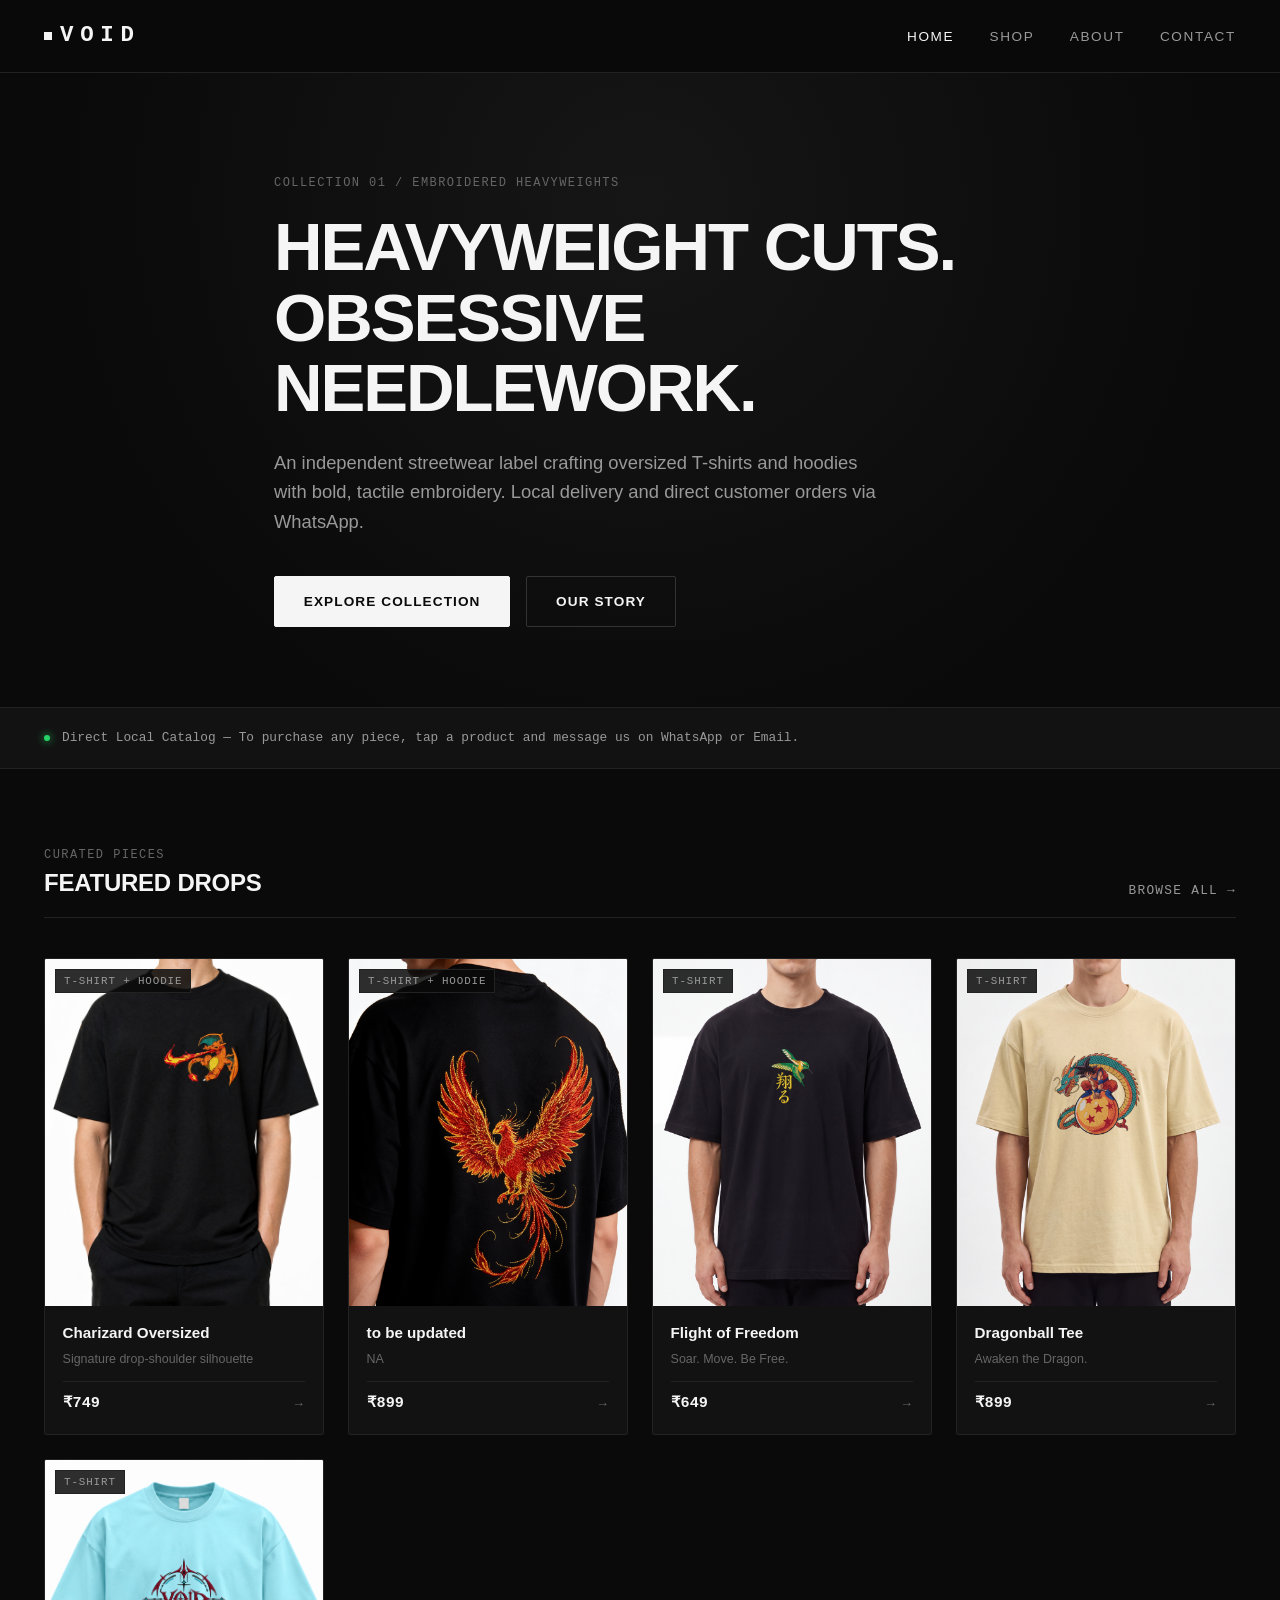
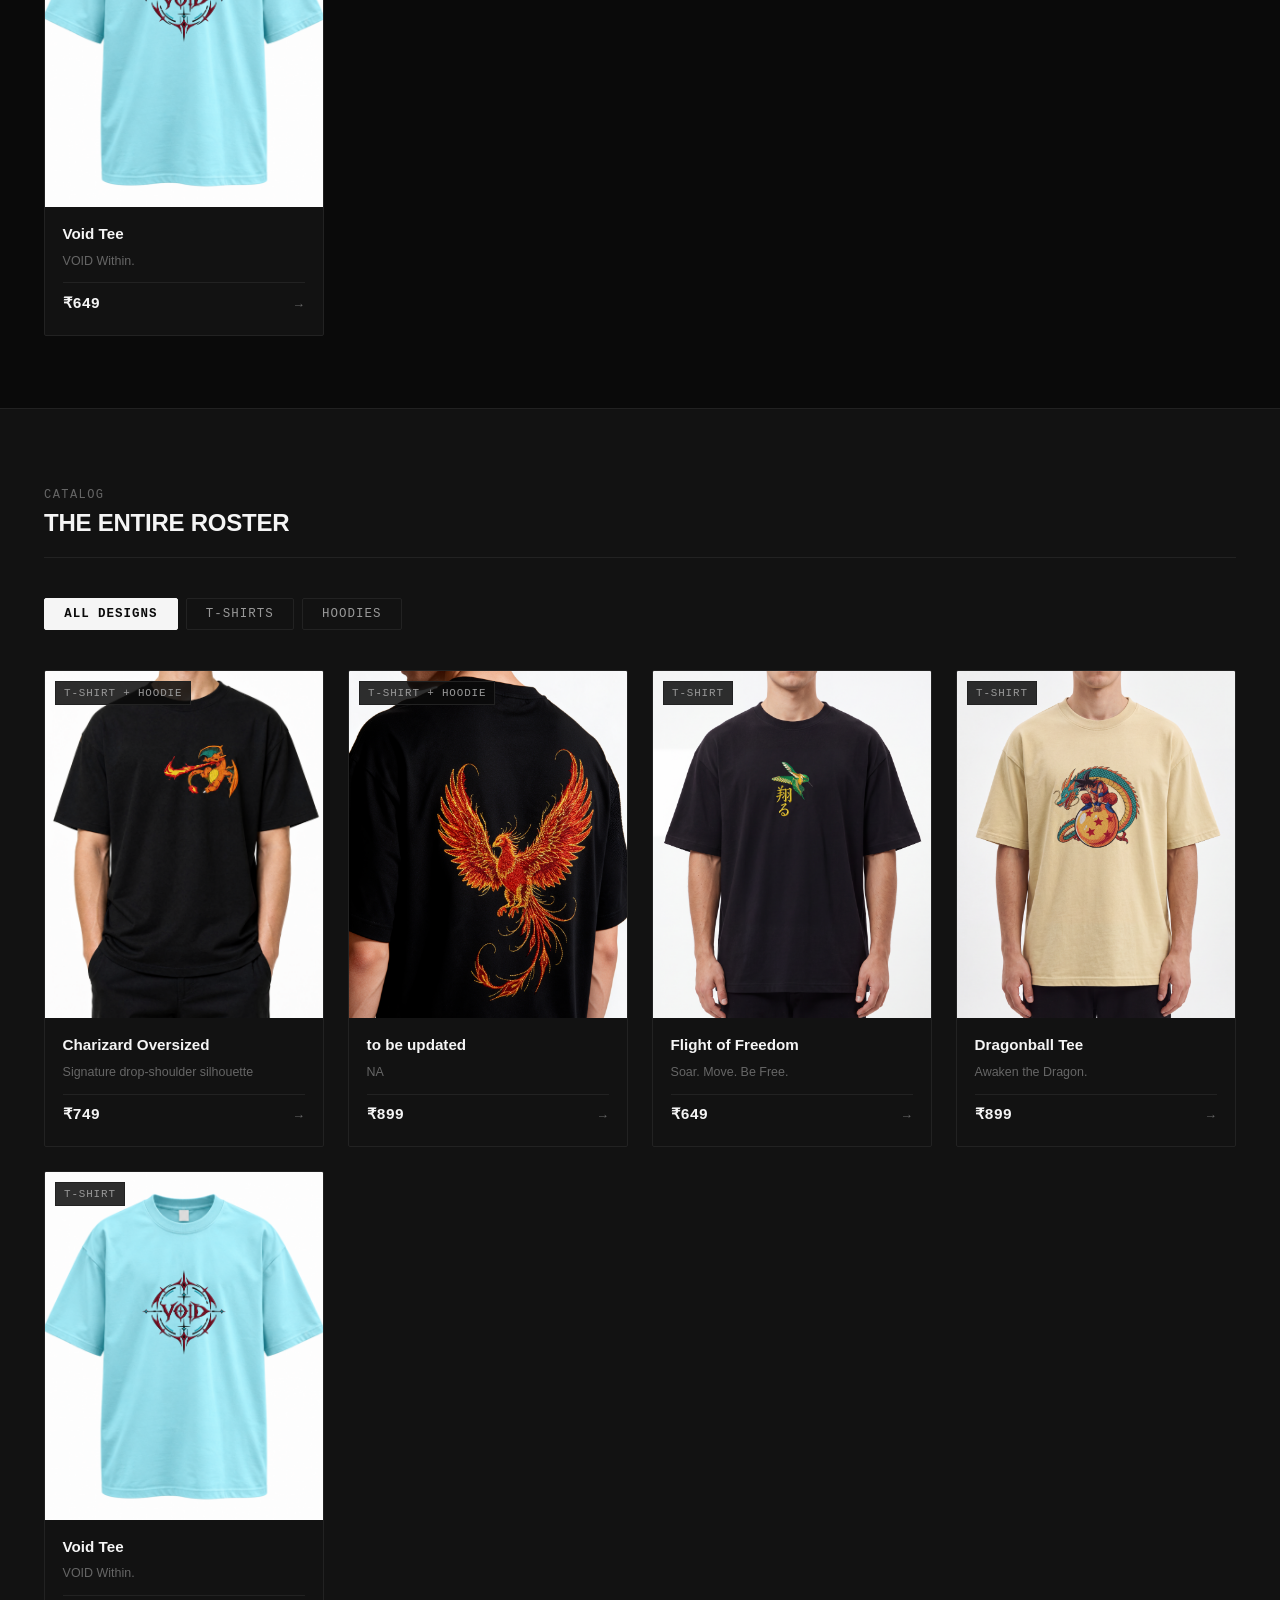
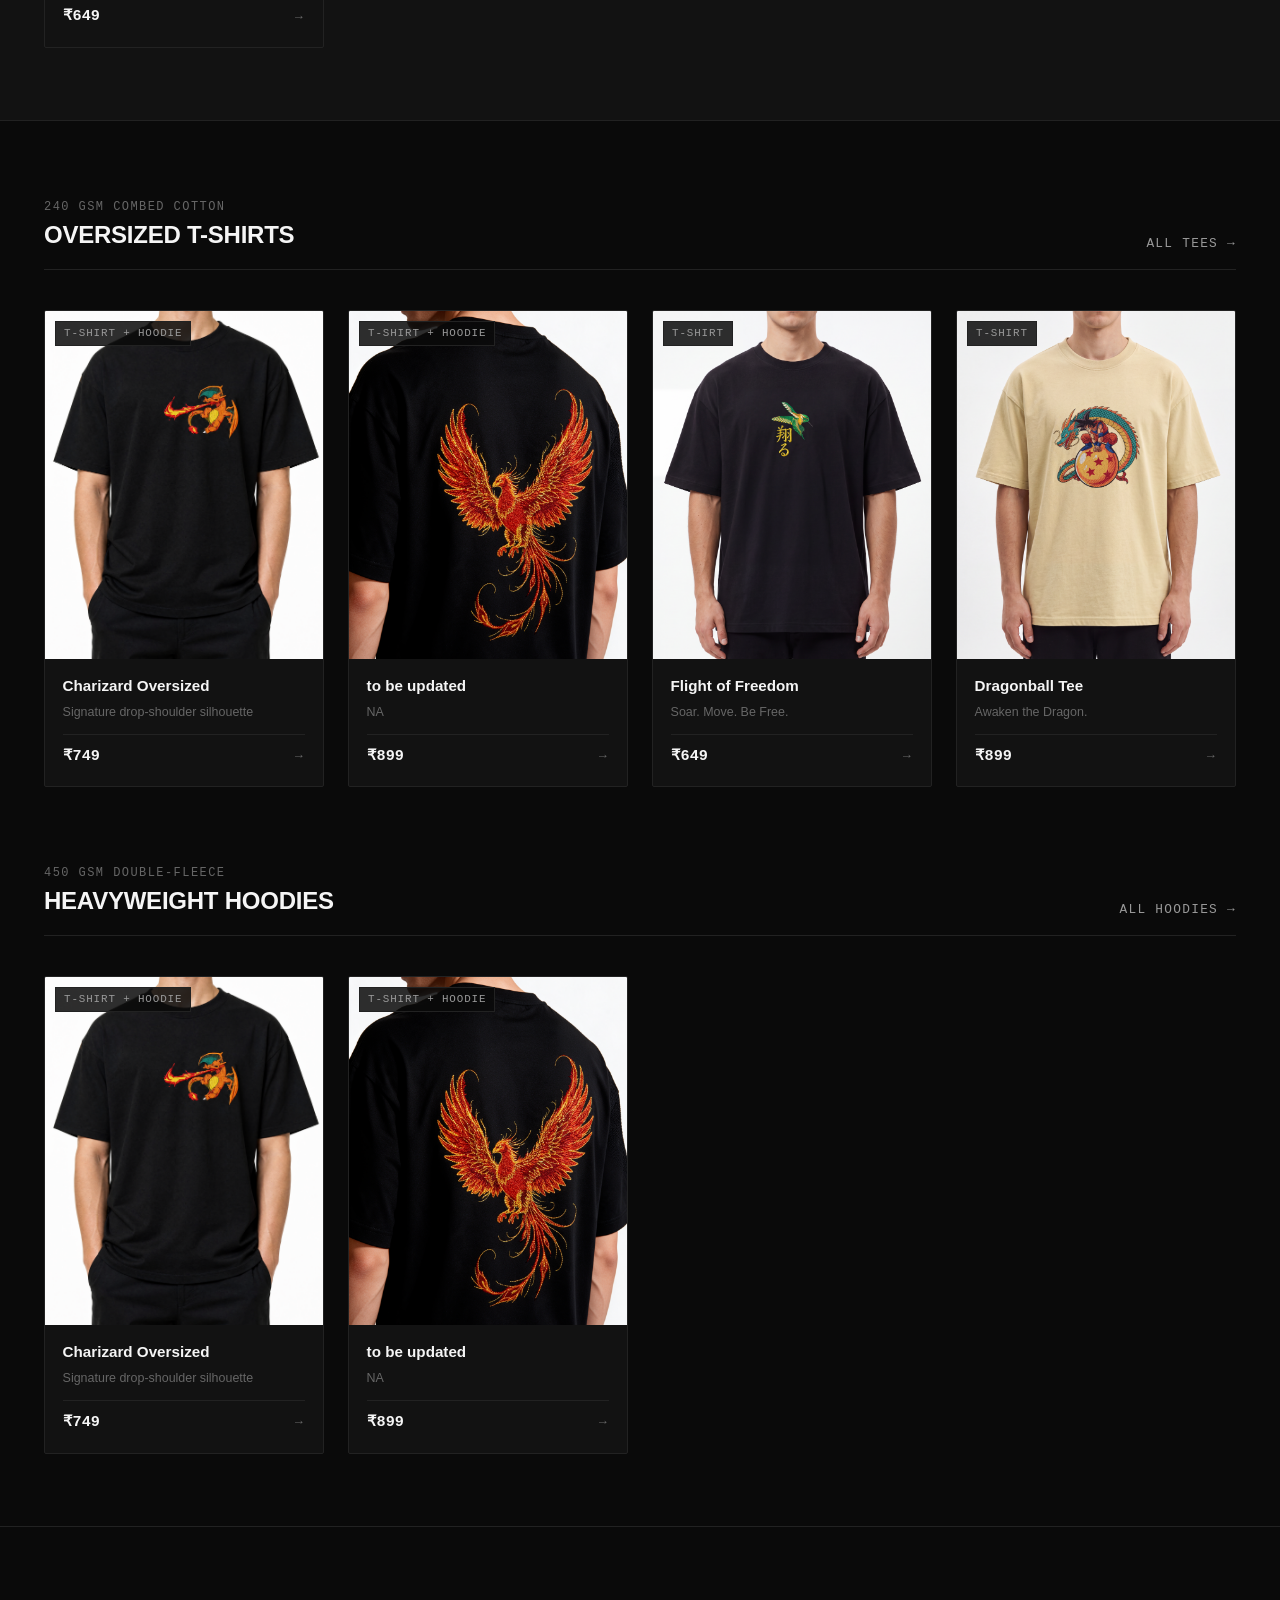
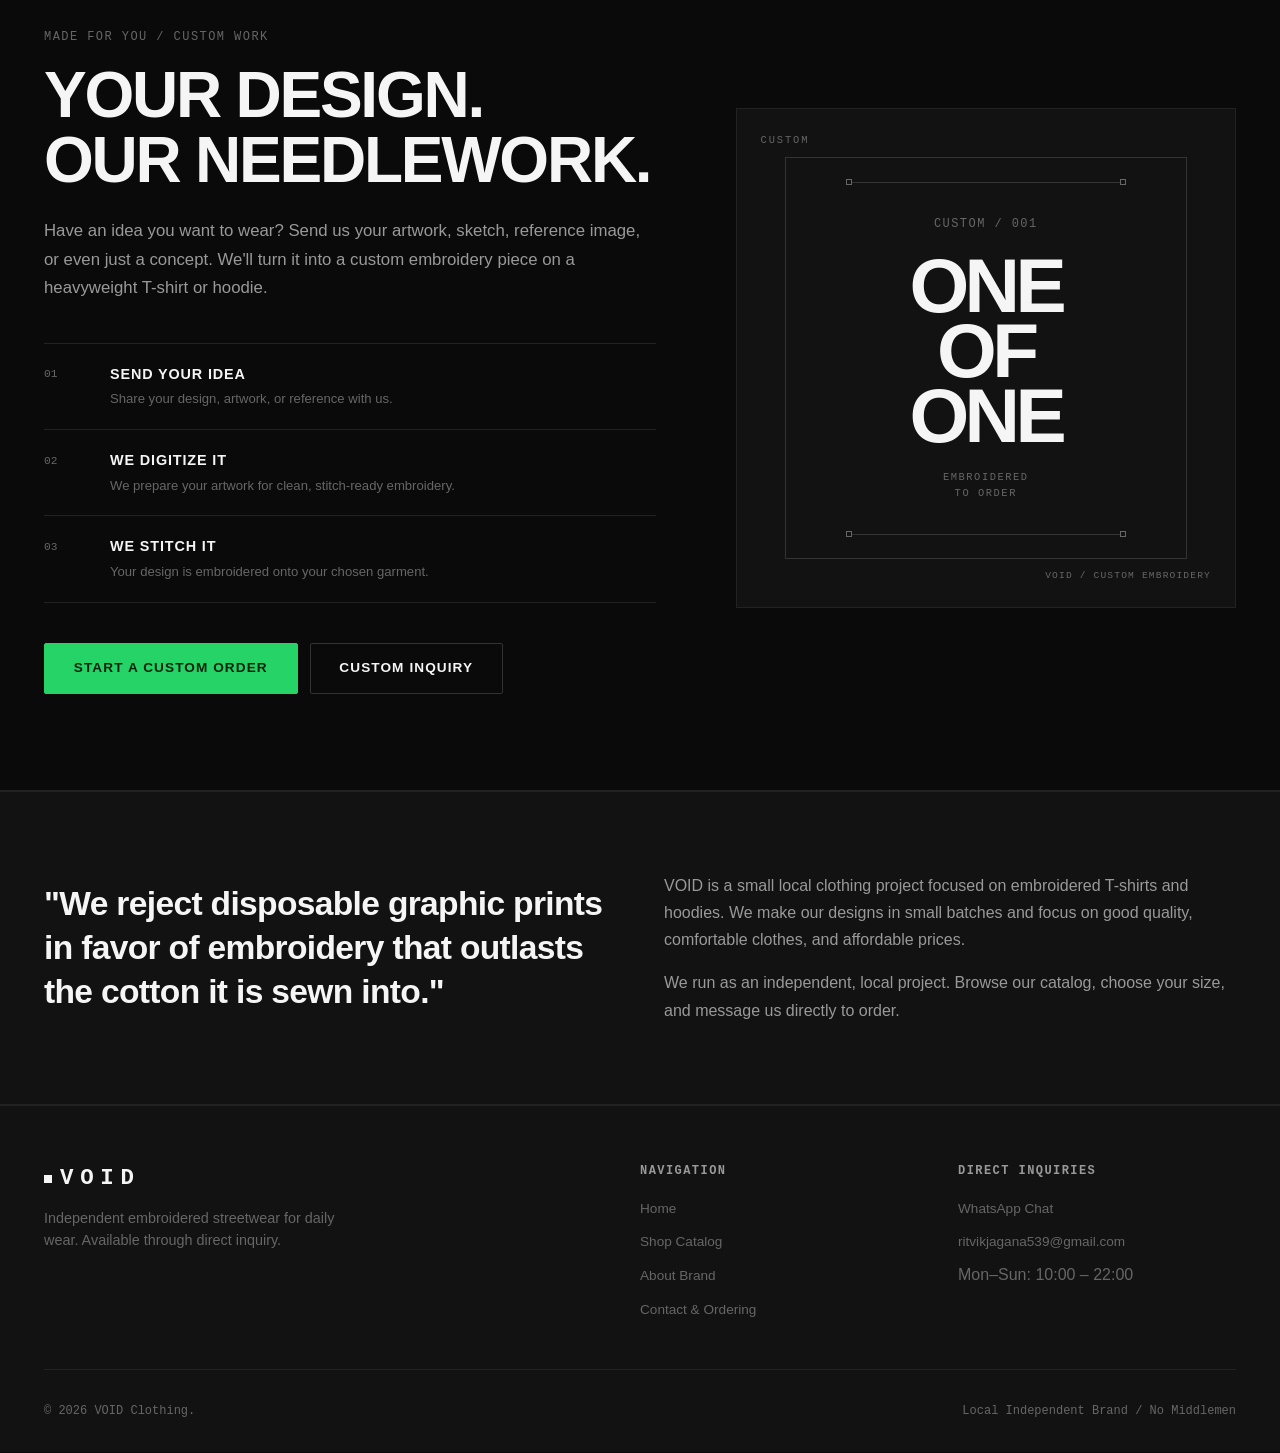
<file: index.html>
<!DOCTYPE html>
<html lang="en">
<head>
  <meta charset="UTF-8">
  <meta name="viewport" content="width=device-width, initial-scale=1.0">
  <title>VOID — Modern Embroidered Streetwear</title>
  <meta name="description" content="VOID is an independent clothing label focused on oversized embroidered T-shirts and heavyweight hoodies. Catalog for local sales.">
  <link rel="stylesheet" href="css/style.css">
</head>
<body>

  <!-- Navigation -->
  <header class="site-header">
    <div class="container nav-wrapper">
      <a href="index.html" class="brand-logo" aria-label="VOID Home">VOID</a>
      <button class="nav-toggle" aria-label="Toggle navigation menu" aria-expanded="false">
        <span></span>
        <span></span>
      </button>
      <nav>
        <ul class="nav-links">
          <li><a href="index.html" class="nav-link active">Home</a></li>
          <li><a href="shop.html" class="nav-link">Shop</a></li>
          <li><a href="about.html" class="nav-link">About</a></li>
          <li><a href="contact.html" class="nav-link">Contact</a></li>
        </ul>
      </nav>
    </div>
  </header>

  <main>
    <!-- Hero Section -->
    <section class="hero">
      <div class="container hero-content">
        <span class="mono-tag">Collection 01 / Embroidered Heavyweights</span>
        <h1 class="hero-headline">Heavyweight cuts.<br>Obsessive needlework.</h1>
        <p class="hero-description">
          An independent streetwear label crafting oversized T-shirts and hoodies with bold, tactile embroidery. Local delivery and direct customer orders via WhatsApp.
        </p>
        <div class="hero-actions">
          <a href="shop.html" class="btn btn-primary">Explore Collection</a>
          <a href="about.html" class="btn btn-outline">Our Story</a>
        </div>
      </div>
    </section>

    <!-- Notice Banner -->
    <aside class="local-notice-strip">
      <div class="container" style="display:flex; align-items:center; gap:0.75rem;">
        <span class="indicator-dot"></span>
        <span>Direct Local Catalog — To purchase any piece, tap a product and message us on WhatsApp or Email.</span>
      </div>
    </aside>

    <!-- Featured Section -->
    <section class="section">
      <div class="container">
        <div class="section-header">
          <div>
            <span class="mono-tag">Curated Pieces</span>
            <h2 class="section-title">Featured Drops</h2>
          </div>
          <a href="shop.html" class="view-all-link">Browse All →</a>
        </div>
        <div id="featured-grid" class="product-grid"></div>
      </div>
    </section>

    <!-- Catalog Section with Category Filter -->
    <section id="catalog" class="section" style="background-color: var(--bg-surface); border-top: 1px solid var(--border-subtle); border-bottom: 1px solid var(--border-subtle);">
      <div class="container">
        <div class="section-header">
          <div>
            <span class="mono-tag">Catalog</span>
            <h2 class="section-title">The Entire Roster</h2>
          </div>
        </div>

        
        <div class="filter-tabs">
        <button class="filter-btn active" data-category="all" type="button">
          All Designs
        </button>
        <button class="filter-btn" data-category="t-shirts" type="button">
          T-Shirts
        </button>
        <button class="filter-btn" data-category="hoodies" type="button">
          Hoodies
        </button>
      </div>


        <div id="shop-grid" class="product-grid"></div>
      </div>
    </section>

    <!-- T-Shirts Specific Showcase -->
    <section class="section">
      <div class="container">
        <div class="section-header">
          <div>
            <span class="mono-tag">240 GSM Combed Cotton</span>
            <h2 class="section-title">Oversized T-Shirts</h2>
          </div>
          <a href="shop.html" class="view-all-link">All Tees →</a>
        </div>
        <div id="tshirts-grid" class="product-grid"></div>
      </div>
    </section>

    <!-- Hoodies Specific Showcase -->
    <section class="section" style="padding-top: 0;">
      <div class="container">
        <div class="section-header">
          <div>
            <span class="mono-tag">450 GSM Double-Fleece</span>
            <h2 class="section-title">Heavyweight Hoodies</h2>
          </div>
          <a href="shop.html" class="view-all-link">All Hoodies →</a>
        </div>
        <div id="hoodies-grid" class="product-grid"></div>
      </div>
    </section>

    <!-- Custom Embroidery Section -->
<section class="custom-section">
  <div class="container">
    <div class="custom-grid">

      <div class="custom-content">
        <span class="mono-tag">Made For You / Custom Work</span>

        <h2 class="custom-title">
          Your design.<br>
          Our needlework.
        </h2>

        <p class="custom-description">
          Have an idea you want to wear? Send us your artwork, sketch,
          reference image, or even just a concept. We'll turn it into
          a custom embroidery piece on a heavyweight T-shirt or hoodie.
        </p>

        <div class="custom-features">
          <div class="custom-feature">
            <span class="custom-feature-number">01</span>
            <div>
              <h3>Send Your Idea</h3>
              <p>Share your design, artwork, or reference with us.</p>
            </div>
          </div>

          <div class="custom-feature">
            <span class="custom-feature-number">02</span>
            <div>
              <h3>We Digitize It</h3>
              <p>We prepare your artwork for clean, stitch-ready embroidery.</p>
            </div>
          </div>

          <div class="custom-feature">
            <span class="custom-feature-number">03</span>
            <div>
              <h3>We Stitch It</h3>
              <p>Your design is embroidered onto your chosen garment.</p>
            </div>
          </div>
        </div>

        <div class="custom-actions">
          <a
            href="https://wa.me/918885360071?text=Hi%2C%20I'd%20like%20to%20discuss%20a%20custom%20embroidery%20design."
            target="_blank"
            rel="noopener"
            class="btn btn-whatsapp"
          >
            Start A Custom Order
          </a>

          <a href="contact.html" class="btn btn-outline">
            Custom Inquiry
          </a>
        </div>
      </div>

      <div class="custom-visual">
        <div class="custom-visual-inner">
          <span class="custom-stitch-line"></span>

          <div class="custom-visual-text">
            <span class="mono-tag">CUSTOM / 001</span>
            <strong>ONE<br>OF<br>ONE</strong>
            <span class="custom-visual-caption">
              EMBROIDERED<br>TO ORDER
            </span>
          </div>

          <span class="custom-stitch-line"></span>
        </div>
      </div>

    </div>
  </div>
</section>

    <!-- Brand Statement / Manifesto -->
    <section class="manifesto-section">
      <div class="container">
        <div class="manifesto-grid">
          <div class="manifesto-quote">
            "We reject disposable graphic prints in favor of embroidery that outlasts the cotton it is sewn into."
          </div>
          <div class="manifesto-body">
            <p>
              VOID is a small local clothing project focused on embroidered T-shirts and hoodies. We make our designs in small batches and focus on good quality, comfortable clothes, and affordable prices.
            </p>
            <p>
              We run as an independent, local project. Browse our catalog, choose your size, and message us directly to order.
            </p>
          </div>
        </div>
      </div>
    </section>
  </main>

  <!-- Footer -->
  <footer class="site-footer">
    <div class="container">
      <div class="footer-top">
        <div class="footer-brand">
          <span class="brand-logo">VOID</span>
          <p>Independent embroidered streetwear for daily wear. Available through direct inquiry.</p>
        </div>
        <div>
          <h3 class="footer-col-title">Navigation</h3>
          <ul class="footer-nav">
            <li><a href="index.html">Home</a></li>
            <li><a href="shop.html">Shop Catalog</a></li>
            <li><a href="about.html">About Brand</a></li>
            <li><a href="contact.html">Contact & Ordering</a></li>
          </ul>
        </div>
        <div>
          <h3 class="footer-col-title">Direct Inquiries</h3>
          <ul class="footer-nav">
            <li><a href="https://wa.me/919876543210" target="_blank" rel="noopener">WhatsApp Chat</a></li>
            <li><a href="mailto:orders@voidclothing.local">ritvikjagana539@gmail.com</a></li>
            <li><span style="color:var(--text-muted);">Mon–Sun: 10:00 – 22:00</span></li>
          </ul>
        </div>
      </div>
      <div class="footer-bottom">
        <div>© <span id="current-year"></span> VOID Clothing.</div>
        <div>Local Independent Brand / No Middlemen</div>
      </div>
    </div>
  </footer>

  <script src="js/products.js"></script>
  <script src="js/main.js"></script>
</body>
</html>
</file>
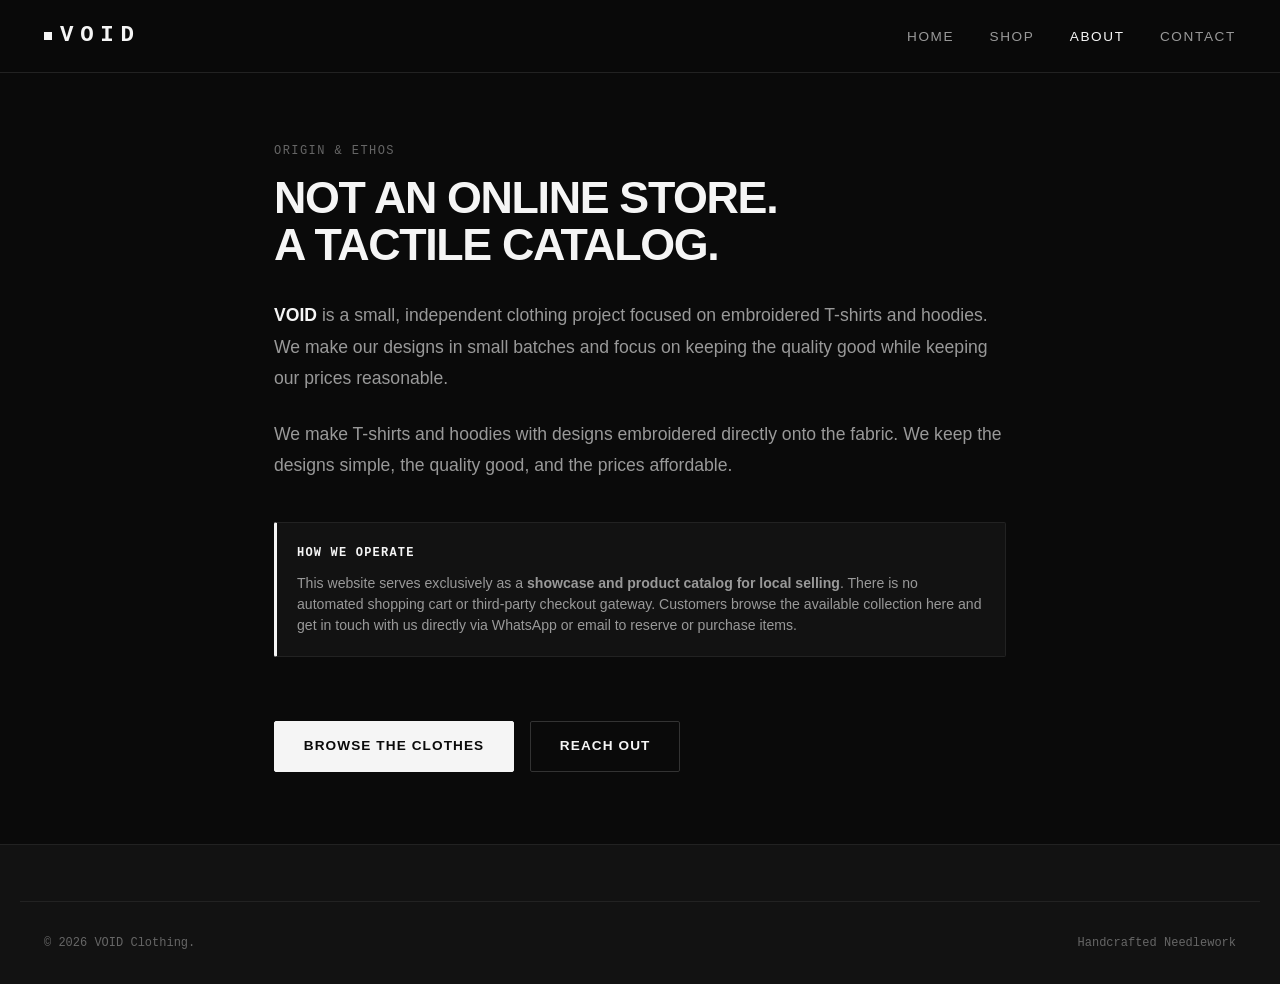
<file: about.html>
<!DOCTYPE html>
<html lang="en">
<head>
  <meta charset="UTF-8">
  <meta name="viewport" content="width=device-width, initial-scale=1.0">
  <title>About — VOID</title>
  <meta name="description" content="The story behind VOID — an independent brand specializing in embroidered heavyweight T-shirts and hoodies.">
  <link rel="stylesheet" href="css/style.css">
</head>
<body>

  <header class="site-header">
    <div class="container nav-wrapper">
      <a href="index.html" class="brand-logo">VOID</a>
      <button class="nav-toggle" aria-label="Toggle navigation menu" aria-expanded="false">
        <span></span>
        <span></span>
      </button>
      <nav>
        <ul class="nav-links">
          <li><a href="index.html" class="nav-link">Home</a></li>
          <li><a href="shop.html" class="nav-link">Shop</a></li>
          <li><a href="about.html" class="nav-link active">About</a></li>
          <li><a href="contact.html" class="nav-link">Contact</a></li>
        </ul>
      </nav>
    </div>
  </header>

  <main>
    <section class="section" style="padding-top: 4rem;">
      <div class="container" style="max-width: 780px;">
        <span class="mono-tag">Origin & Ethos</span>
        <h1 class="hero-headline" style="font-size: 2.8rem; margin: 0.8rem 0 2rem;">Not an online store.<br>A tactile catalog.</h1>

        <div style="font-size: 1.1rem; line-height: 1.8; color: var(--text-secondary); display: flex; flex-direction: column; gap: 1.5rem;">
          <p>
            <strong style="color: var(--text-primary);">VOID</strong> is a small, independent clothing project focused on embroidered T-shirts and hoodies. We make our designs in small batches and focus on keeping the quality good while keeping our prices reasonable.

          </p>

          <p>
            We make T-shirts and hoodies with designs embroidered directly onto the fabric. We keep the designs simple, the quality good, and the prices affordable.
          </p>

          <div class="meta-box" style="margin: 1rem 0; border-left: 3px solid var(--text-primary);">
            <h4 style="color: var(--text-primary); margin-bottom: 0.5rem;">How We Operate</h4>
            <p>
              This website serves exclusively as a <strong>showcase and product catalog for local selling</strong>. There is no automated shopping cart or third-party checkout gateway. Customers browse the available collection here and get in touch with us directly via WhatsApp or email to reserve or purchase items.
            </p>
          </div>

          
        </div>

        <div style="margin-top: 3rem; display: flex; gap: 1rem;">
          <a href="shop.html" class="btn btn-primary">Browse The Clothes</a>
          <a href="contact.html" class="btn btn-outline">Reach Out</a>
        </div>
      </div>
    </section>
  </main>

  <footer class="site-footer">
    <div class="container footer-bottom">
      <div>© <span id="current-year"></span> VOID Clothing.</div>
      <div>Handcrafted Needlework</div>
    </div>
  </footer>

  <script src="js/products.js"></script>
  <script src="js/main.js"></script>
</body>
</html>
</file>
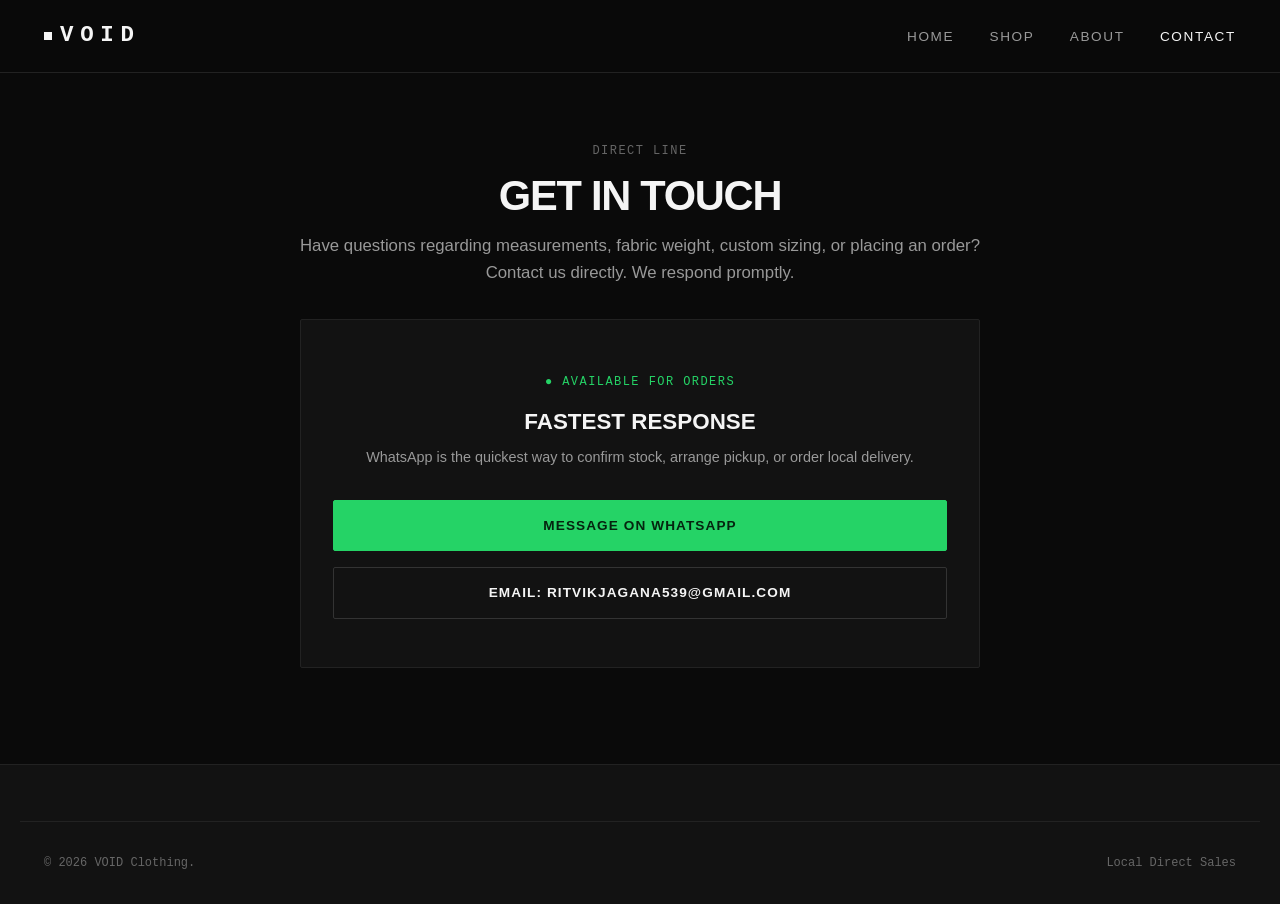
<file: contact.html>
<!DOCTYPE html>
<html lang="en">
<head>
  <meta charset="UTF-8">
  <meta name="viewport" content="width=device-width, initial-scale=1.0">
  <title>Contact & Inquiries — VOID</title>
  <meta name="description" content="Contact VOID directly for sizing questions, availability, and local orders via WhatsApp or email.">
  <link rel="stylesheet" href="css/style.css">
</head>
<body>

  <header class="site-header">
    <div class="container nav-wrapper">
      <a href="index.html" class="brand-logo">VOID</a>
      <button class="nav-toggle" aria-label="Toggle navigation menu" aria-expanded="false">
        <span></span>
        <span></span>
      </button>
      <nav>
        <ul class="nav-links">
          <li><a href="index.html" class="nav-link">Home</a></li>
          <li><a href="shop.html" class="nav-link">Shop</a></li>
          <li><a href="about.html" class="nav-link">About</a></li>
          <li><a href="contact.html" class="nav-link active">Contact</a></li>
        </ul>
      </nav>
    </div>
  </header>

  <main>
    <div class="container">
      <div class="contact-layout">
        <span class="mono-tag">Direct Line</span>
        <h1 class="hero-headline" style="font-size: 2.6rem; margin: 0.8rem 0 1rem;">Get In Touch</h1>
        <p style="color: var(--text-secondary); font-size: 1.05rem; line-height: 1.6;">
          Have questions regarding measurements, fabric weight, custom sizing, or placing an order? Contact us directly. We respond promptly.
        </p>

        <div class="contact-card">
          <span class="mono-tag" style="color: var(--accent-whatsapp);">● Available For Orders</span>
          <h2 style="font-size: 1.4rem; font-weight: 700; text-transform: uppercase; margin: 0.8rem 0 0.5rem;">Fastest Response</h2>
          <p style="color: var(--text-secondary); font-size: 0.9rem;">
            WhatsApp is the quickest way to confirm stock, arrange pickup, or order local delivery.
          </p>

          <div class="contact-card-actions">
            <a href="https://wa.me/919876543210?text=Hi%2C%20I%20have%20an%20inquiry%20regarding%20SOL4VE%20clothing." target="_blank" rel="noopener" class="btn btn-whatsapp">
              Message on WhatsApp
            </a>
            <a href="mailto:orders@voidclothing.local?subject=VOID%20Inquiry" class="btn btn-outline">
              Email: ritvikjagana539@gmail.com
            </a>
          </div>
        </div>
      </div>
    </div>
  </main>

  <footer class="site-footer">
    <div class="container footer-bottom">
      <div>© <span id="current-year"></span> VOID Clothing.</div>
      <div>Local Direct Sales</div>
    </div>
  </footer>

  <script src="js/products.js"></script>
  <script src="js/main.js"></script>
</body>
</html>
</file>
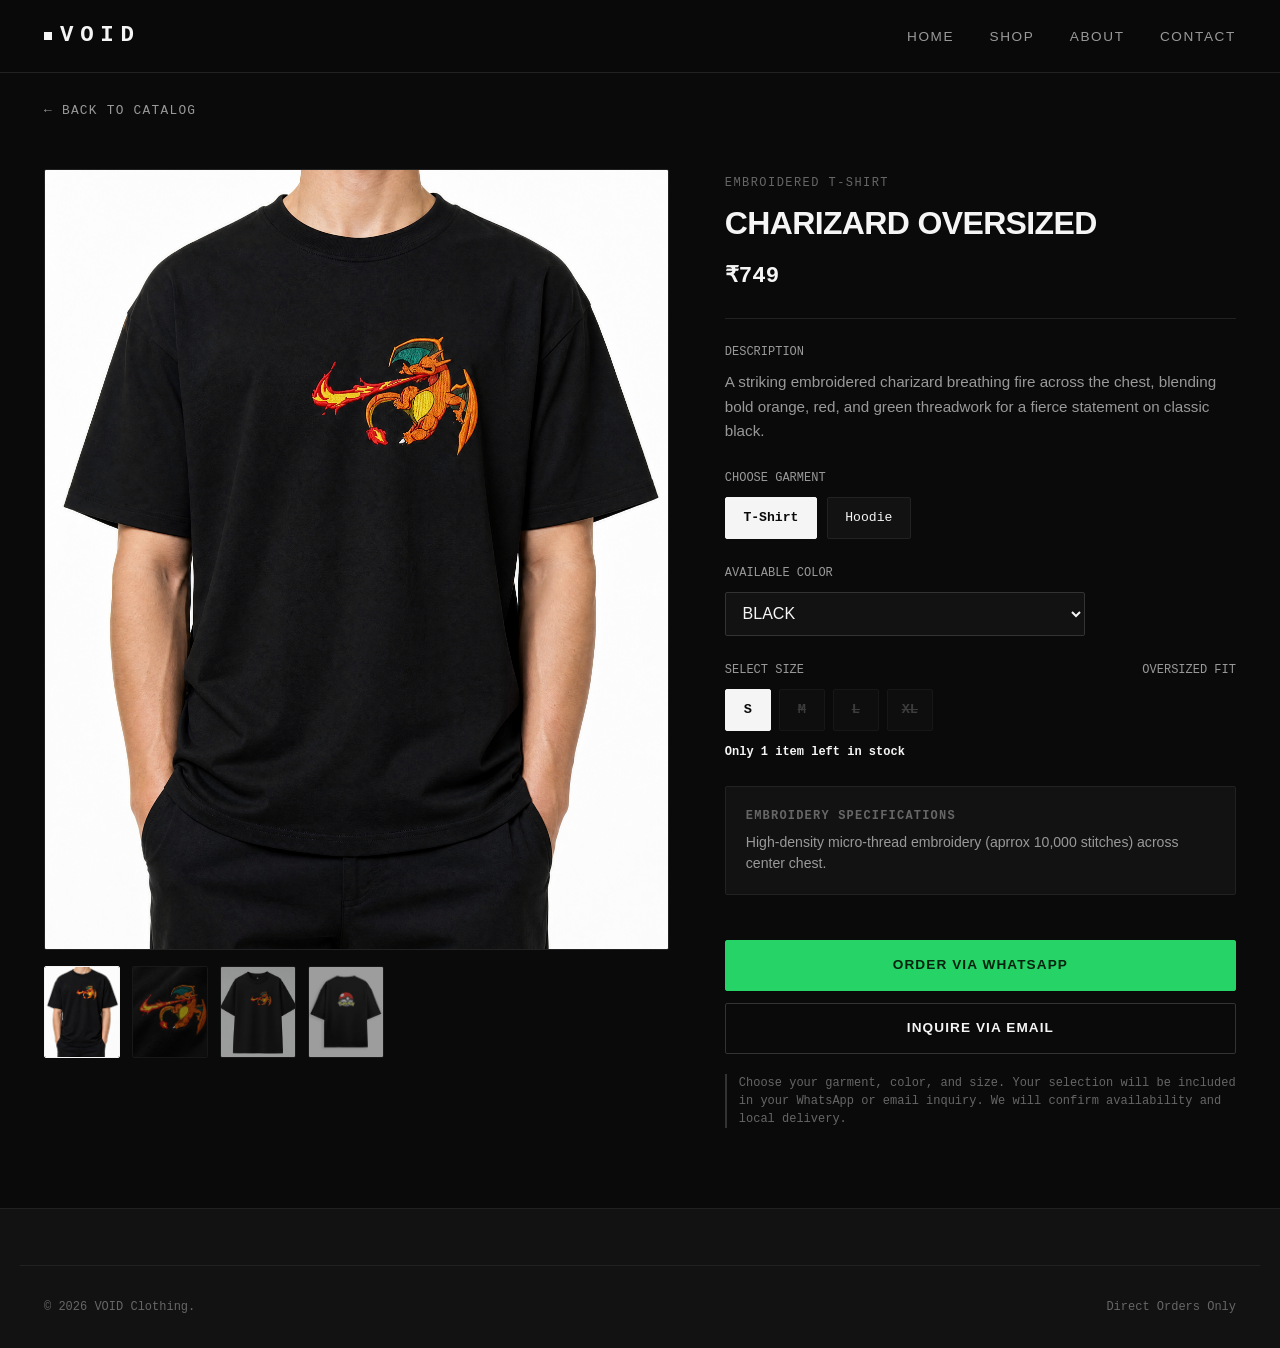
<file: product.html>
<!DOCTYPE html>
<html lang="en">
<head>
  <meta charset="UTF-8">
  <meta name="viewport" content="width=device-width, initial-scale=1.0">
  <title>Product Details — VOID</title>
  <meta name="description" content="Product specifications, embroidery details, and direct order options for VOID.">
  <link rel="stylesheet" href="css/style.css">
</head>
<body>
  <header class="site-header">
    <div class="container nav-wrapper">
      <a href="index.html" class="brand-logo">VOID</a>
      <button class="nav-toggle" aria-label="Toggle navigation menu" aria-expanded="false">
        <span></span><span></span>
      </button>
      <nav>
        <ul class="nav-links">
          <li><a href="index.html" class="nav-link">Home</a></li>
          <li><a href="shop.html" class="nav-link">Shop</a></li>
          <li><a href="about.html" class="nav-link">About</a></li>
          <li><a href="contact.html" class="nav-link">Contact</a></li>
        </ul>
      </nav>
    </div>
  </header>

  <main>
    <div class="container">
      <div style="padding-top:1.5rem">
        <a href="shop.html" class="view-all-link">← Back to Catalog</a>
      </div>

      <div class="product-detail-layout">
        <div class="gallery-container">
          <div class="main-image-frame">
            <img id="main-product-image" src="" alt="Product image">
          </div>
          <div id="thumbnail-row" class="thumbnail-row"></div>
        </div>

        <div class="product-info-panel">
          <div class="product-headline-group">
            <span id="product-category" class="mono-tag"></span>
            <h1 id="product-title" class="product-page-title">Loading...</h1>
            <div id="product-price" class="product-page-price"></div>
          </div>

          <div class="selection-group">
            <div class="selection-label"><span>Description</span></div>
            <p id="product-desc" style="color:var(--text-secondary);line-height:1.6;font-size:.95rem"></p>
          </div>

          <div class="selection-group">
            <div class="selection-label"><span>Choose Garment</span></div>
            <div id="garment-selector" class="variant-selector"></div> <!-- buttons rendered from js/products.js: only garments the product comes in -->
          </div>

          <div class="selection-group">
            <div class="selection-label"><span>Available Color</span></div>
            <select id="product-color-select" class="color-select" aria-label="Choose color"></select>
            <span id="product-color" class="color-chip" style="display:none"></span>
          </div>

          <div class="selection-group">
            <div class="selection-label">
              <span>Select Size</span>
              <span>Oversized Fit</span>
            </div>
            <div id="size-selector" class="size-selector"></div>
            <div id="stock-message" class="stock-message"></div>
          </div>

          <div class="meta-box">
            <h4>Embroidery Specifications</h4>
            <p id="product-embroidery"></p>
          </div>

          <div class="action-stack">
            <a id="whatsapp-order-btn" href="#" class="btn btn-whatsapp">Order via WhatsApp</a>
            <a id="email-order-btn" href="#" class="btn btn-outline">Inquire via Email</a>
          </div>

          <p class="order-note">
            Choose your garment, color, and size. Your selection will be included in your WhatsApp or email inquiry. We will confirm availability and local delivery.
          </p>
        </div>
      </div>
    </div>
  </main>

  <footer class="site-footer">
    <div class="container footer-bottom">
      <div>© <span id="current-year"></span> VOID Clothing.</div>
      <div>Direct Orders Only</div>
    </div>
  </footer>

  <script src="js/products.js"></script>
  <script src="js/product.js"></script>
  <script src="js/main.js"></script>
</body>
</html>
</file>
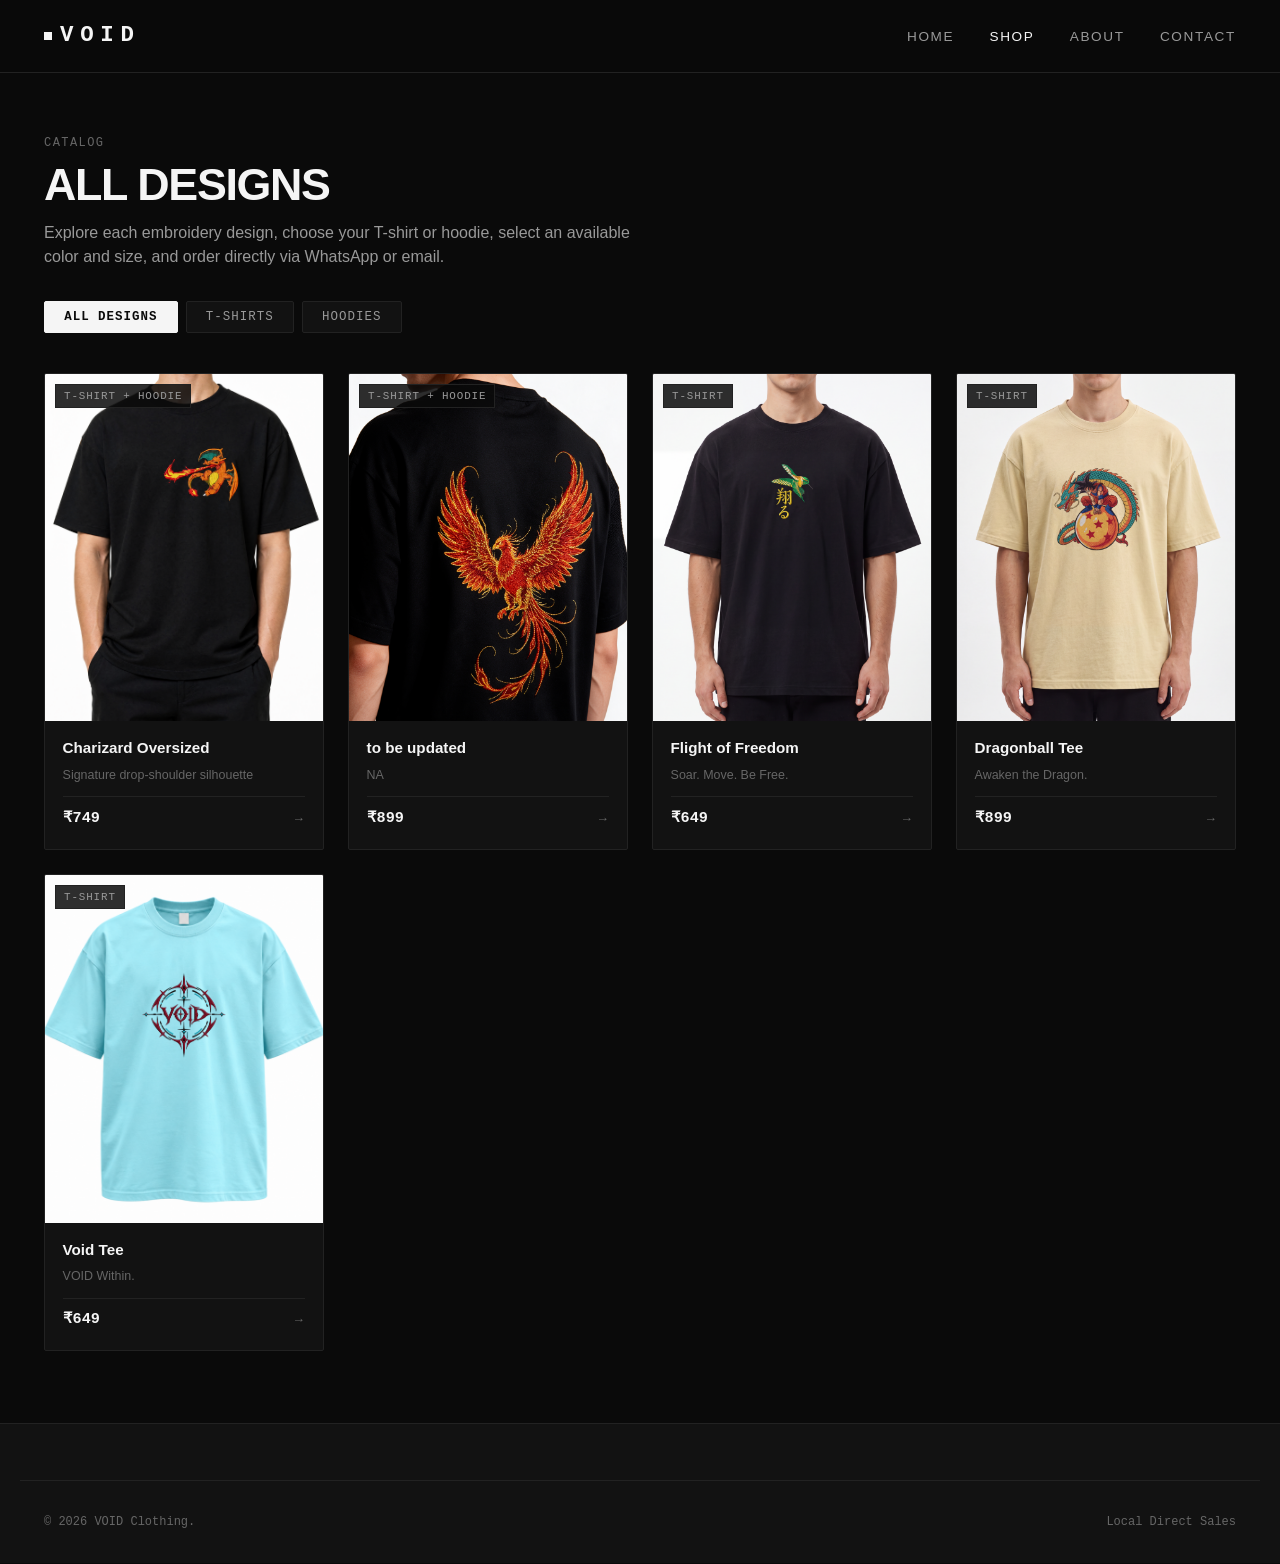
<file: shop.html>
<!DOCTYPE html>
<html lang="en">
<head>
  <meta charset="UTF-8">
  <meta name="viewport" content="width=device-width, initial-scale=1.0">
  <title>Shop Catalog — VOID</title>
  <meta name="description" content="Browse the full collection of embroidered oversized tees and heavyweight hoodies from VOID.">
  <link rel="stylesheet" href="css/style.css">
</head>
<body>
  <header class="site-header">
    <div class="container nav-wrapper">
      <a href="index.html" class="brand-logo" aria-label="VOID Home">VOID</a>
      <button class="nav-toggle" aria-label="Toggle navigation menu" aria-expanded="false">
        <span></span><span></span>
      </button>
      <nav>
        <ul class="nav-links">
          <li><a href="index.html" class="nav-link">Home</a></li>
          <li><a href="shop.html" class="nav-link active">Shop</a></li>
          <li><a href="about.html" class="nav-link">About</a></li>
          <li><a href="contact.html" class="nav-link">Contact</a></li>
        </ul>
      </nav>
    </div>
  </header>

  <main>
    <section class="section" style="padding-top:3.5rem">
      <div class="container">
        <div style="margin-bottom:2rem">
          <span class="mono-tag">Catalog</span>
          <h1 class="hero-headline" style="font-size:2.8rem;margin:.5rem 0 .8rem">All Designs</h1>
          <p style="color:var(--text-secondary);max-width:600px">
            Explore each embroidery design, choose your T-shirt or hoodie, select an available color and size, and order directly via WhatsApp or email.
          </p>
        </div>

        <div class="filter-tabs">
          <button class="filter-btn active" data-category="all" type="button">All Designs</button>
          <button class="filter-btn" data-category="t-shirts" type="button">T-Shirts</button>
          <button class="filter-btn" data-category="hoodies" type="button">Hoodies</button>
        </div>

        <div id="shop-grid" class="product-grid"></div>
      </div>
    </section>
  </main>

  <footer class="site-footer">
    <div class="container footer-bottom">
      <div>© <span id="current-year"></span> VOID Clothing.</div>
      <div>Local Direct Sales</div>
    </div>
  </footer>

  <script src="js/products.js"></script>
  <script src="js/main.js"></script>
</body>
</html>
</file>
<file: css/style.css>
/* ==========================================================================
   VOID — Brand Design Tokens & Stylesheet
   ========================================================================== */

:root {
  --bg-primary: #0a0a0a;
  --bg-surface: #121212;
  --bg-elevated: #1a1a1a;
  --bg-highlight: #242424;

  --text-primary: #f5f5f5;
  --text-secondary: #999999;
  --text-muted: #666666;

  --border-subtle: #222222;
  --border-medium: #333333;
  --border-focus: #777777;

  --accent-whatsapp: #25d366;
  --accent-whatsapp-hover: #22bf5b;

  --font-sans: -apple-system, BlinkMacSystemFont, "Segoe UI", Roboto, "Helvetica Neue", Arial, sans-serif;
  --font-mono: "SF Mono", Monaco, "Cascadia Code", "Roboto Mono", Consolas, monospace;

  --radius-sm: 2px;
  --radius-md: 4px;

  --container-max: 1240px;
  --container-pad: 1.5rem;
  --transition: all 0.2s cubic-bezier(0.16, 1, 0.3, 1);
}

/* Reset & Base */
*, *::before, *::after {
  box-sizing: border-box;
  margin: 0;
  padding: 0;
}

html {
  font-size: 16px;
  scroll-behavior: smooth;
  background-color: var(--bg-primary);
  color: var(--text-primary);
}

body {
  font-family: var(--font-sans);
  line-height: 1.5;
  -webkit-font-smoothing: antialiased;
  min-height: 100vh;
  display: flex;
  flex-direction: column;
}

main {
  flex: 1;
}

img {
  display: block;
  max-width: 100%;
  height: auto;
}

a {
  color: inherit;
  text-decoration: none;
  transition: var(--transition);
}

button {
  font-family: inherit;
  cursor: pointer;
  border: none;
  background: none;
}

/* Layout Utilities */
.container {
  width: 100%;
  max-width: var(--container-max);
  margin-left: auto;
  margin-right: auto;
  padding-left: var(--container-pad);
  padding-right: var(--container-pad);
}

.mono-tag {
  font-family: var(--font-mono);
  font-size: 0.75rem;
  letter-spacing: 0.12em;
  text-transform: uppercase;
  color: var(--text-muted);
}

/* ==========================================================================
   Header & Navigation
   ========================================================================== */
.site-header {
  position: sticky;
  top: 0;
  z-index: 100;
  background-color: rgba(10, 10, 10, 0.92);
  backdrop-filter: blur(12px);
  -webkit-backdrop-filter: blur(12px);
  border-bottom: 1px solid var(--border-subtle);
}

.nav-wrapper {
  display: flex;
  align-items: center;
  justify-content: space-between;
  height: 72px;
}

.brand-logo {
  font-family: var(--font-mono);
  font-size: 1.4rem;
  font-weight: 800;
  letter-spacing: 0.3em;
  color: var(--text-primary);
  text-transform: uppercase;
  display: inline-flex;
  align-items: center;
  gap: 0.5rem;
}

.brand-logo::before {
  content: "";
  display: inline-block;
  width: 8px;
  height: 8px;
  background-color: var(--text-primary);
}

.nav-links {
  display: flex;
  list-style: none;
  gap: 2.2rem;
}

.nav-link {
  font-size: 0.85rem;
  letter-spacing: 0.12em;
  text-transform: uppercase;
  color: var(--text-secondary);
  font-weight: 500;
}

.nav-link:hover,
.nav-link.active {
  color: var(--text-primary);
}

.nav-toggle {
  display: none;
  flex-direction: column;
  justify-content: center;
  gap: 5px;
  width: 32px;
  height: 32px;
  padding: 4px;
}

.nav-toggle span {
  display: block;
  height: 2px;
  width: 100%;
  background-color: var(--text-primary);
  transition: var(--transition);
}

/* ==========================================================================
   Hero Section
   ========================================================================== */
.hero {
  padding: 6rem 0 5rem;
  border-bottom: 1px solid var(--border-subtle);
  background: radial-gradient(circle at 50% 20%, #161616 0%, var(--bg-primary) 70%);
}

.hero-content {
  max-width: 780px;
}

.hero-headline {
  font-size: clamp(2.4rem, 6vw, 4.2rem);
  font-weight: 800;
  line-height: 1.05;
  letter-spacing: -0.03em;
  text-transform: uppercase;
  margin: 1.2rem 0 1.5rem;
  color: var(--text-primary);
}

.hero-description {
  font-size: 1.15rem;
  color: var(--text-secondary);
  line-height: 1.6;
  max-width: 620px;
  margin-bottom: 2.5rem;
}

.hero-actions {
  display: flex;
  flex-wrap: wrap;
  gap: 1rem;
}

/* Buttons */
.btn {
  display: inline-flex;
  align-items: center;
  justify-content: center;
  gap: 0.6rem;
  padding: 0.9rem 1.8rem;
  font-size: 0.85rem;
  font-weight: 600;
  letter-spacing: 0.08em;
  text-transform: uppercase;
  border-radius: var(--radius-sm);
  transition: var(--transition);
}

.btn-primary {
  background-color: var(--text-primary);
  color: var(--bg-primary);
  border: 1px solid var(--text-primary);
}

.btn-primary:hover {
  background-color: #dcdcdc;
  border-color: #dcdcdc;
}

.btn-outline {
  background-color: transparent;
  color: var(--text-primary);
  border: 1px solid var(--border-medium);
}

.btn-outline:hover {
  border-color: var(--text-primary);
}

.btn-whatsapp {
  background-color: var(--accent-whatsapp);
  color: #05240f;
  font-weight: 700;
  border: 1px solid var(--accent-whatsapp);
}

.btn-whatsapp:hover {
  background-color: var(--accent-whatsapp-hover);
}

/* ==========================================================================
   Notice / Statement Strip
   ========================================================================== */
.local-notice-strip {
  padding: 1.25rem 0;
  border-bottom: 1px solid var(--border-subtle);
  background-color: var(--bg-surface);
  font-family: var(--font-mono);
  font-size: 0.8rem;
  color: var(--text-secondary);
  display: flex;
  align-items: center;
  gap: 1rem;
}

.indicator-dot {
  width: 6px;
  height: 6px;
  border-radius: 50%;
  background-color: var(--accent-whatsapp);
  display: inline-block;
  box-shadow: 0 0 8px var(--accent-whatsapp);
}

/* ==========================================================================
   Section Headers
   ========================================================================== */
.section {
  padding: 4.5rem 0;
}

.section-header {
  display: flex;
  align-items: flex-end;
  justify-content: space-between;
  margin-bottom: 2.5rem;
  border-bottom: 1px solid var(--border-subtle);
  padding-bottom: 1rem;
}

.section-title {
  font-size: 1.5rem;
  font-weight: 700;
  letter-spacing: -0.01em;
  text-transform: uppercase;
}

.view-all-link {
  font-family: var(--font-mono);
  font-size: 0.8rem;
  color: var(--text-secondary);
  text-transform: uppercase;
  letter-spacing: 0.1em;
}

.view-all-link:hover {
  color: var(--text-primary);
}

/* Category Filters */
.filter-tabs {
  display: flex;
  gap: 0.5rem;
  margin-bottom: 2.5rem;
  flex-wrap: wrap;
}

.filter-btn {
  padding: 0.5rem 1.2rem;
  font-family: var(--font-mono);
  font-size: 0.78rem;
  text-transform: uppercase;
  letter-spacing: 0.08em;
  color: var(--text-secondary);
  border: 1px solid var(--border-subtle);
  background-color: var(--bg-surface);
  border-radius: var(--radius-sm);
  transition: var(--transition);
}

.filter-btn:hover {
  color: var(--text-primary);
  border-color: var(--border-medium);
}

.filter-btn.active {
  background-color: var(--text-primary);
  color: var(--bg-primary);
  border-color: var(--text-primary);
  font-weight: 600;
}

/* ==========================================================================
   Product Grid & Cards
   ========================================================================== */
.product-grid {
  display: grid;
  grid-template-columns: repeat(4, 1fr);
  gap: 1.5rem;
}

.product-card {
  background-color: var(--bg-surface);
  border: 1px solid var(--border-subtle);
  border-radius: var(--radius-sm);
  overflow: hidden;
  display: flex;
  flex-direction: column;
  transition: var(--transition);
}

.product-card:hover {
  border-color: var(--border-focus);
  transform: translateY(-2px);
}

.product-card-media {
  position: relative;
  aspect-ratio: 4 / 5;
  background-color: var(--bg-elevated);
  overflow: hidden;
}

.product-card-media img {
  width: 100%;
  height: 100%;
  object-fit: cover;
  transition: transform 0.4s ease;
}

.product-card:hover .product-card-media img {
  transform: scale(1.03);
}

.card-category-tag {
  position: absolute;
  top: 10px;
  left: 10px;
  background-color: rgba(10, 10, 10, 0.85);
  padding: 3px 8px;
  font-family: var(--font-mono);
  font-size: 0.68rem;
  letter-spacing: 0.08em;
  text-transform: uppercase;
  color: var(--text-secondary);
  border: 1px solid var(--border-subtle);
}

.product-card-info {
  padding: 1rem 1.1rem 1.2rem;
  display: flex;
  flex-direction: column;
  flex-grow: 1;
}

.product-card-title {
  font-size: 0.95rem;
  font-weight: 600;
  margin-bottom: 0.35rem;
  color: var(--text-primary);
}

.product-card-tagline {
  font-size: 0.78rem;
  color: var(--text-muted);
  margin-bottom: 0.75rem;
  flex-grow: 1;
}

.product-card-footer {
  display: flex;
  align-items: center;
  justify-content: space-between;
  padding-top: 0.6rem;
  border-top: 1px solid var(--border-subtle);
}

.product-card-price {
  font-family: var(--font-mono);
  font-size: 0.95rem;
  font-weight: 600;
  color: var(--text-primary);
}

.card-arrow {
  font-size: 0.8rem;
  color: var(--text-muted);
  transition: var(--transition);
}

.product-card:hover .card-arrow {
  color: var(--text-primary);
  transform: translateX(3px);
}

/* ==========================================================================
   Product Detail Page
   ========================================================================== */
.product-detail-layout {
  display: grid;
  grid-template-columns: 1.1fr 0.9fr;
  gap: 3.5rem;
  padding: 3rem 0 5rem;
}

.gallery-container {
  display: flex;
  flex-direction: column;
  gap: 1rem;
}

.main-image-frame {
  aspect-ratio: 4 / 5;
  background-color: var(--bg-surface);
  border: 1px solid var(--border-subtle);
  overflow: hidden;
  border-radius: var(--radius-sm);
}

.main-image-frame img {
  width: 100%;
  height: 100%;
  object-fit: cover;
}

.thumbnail-row {
  display: flex;
  gap: 0.75rem;
  overflow-x: auto;
}

.thumbnail-item {
  width: 76px;
  height: 92px;
  border: 1px solid var(--border-subtle);
  border-radius: var(--radius-sm);
  background-color: var(--bg-surface);
  overflow: hidden;
  cursor: pointer;
  flex-shrink: 0;
  opacity: 0.6;
  transition: var(--transition);
}

.thumbnail-item img {
  width: 100%;
  height: 100%;
  object-fit: cover;
}

.thumbnail-item.active,
.thumbnail-item:hover {
  opacity: 1;
  border-color: var(--text-primary);
}

.product-info-panel {
  display: flex;
  flex-direction: column;
}

.product-headline-group {
  border-bottom: 1px solid var(--border-subtle);
  padding-bottom: 1.5rem;
  margin-bottom: 1.5rem;
}

.product-page-title {
  font-size: 2rem;
  font-weight: 800;
  letter-spacing: -0.02em;
  text-transform: uppercase;
  margin: 0.4rem 0 0.8rem;
}

.product-page-price {
  font-family: var(--font-mono);
  font-size: 1.4rem;
  font-weight: 700;
}

.selection-group {
  margin-bottom: 1.6rem;
}

.selection-label {
  display: flex;
  justify-content: space-between;
  margin-bottom: 0.6rem;
  font-family: var(--font-mono);
  font-size: 0.75rem;
  text-transform: uppercase;
  color: var(--text-secondary);
}

.size-selector {
  display: flex;
  gap: 0.5rem;
  flex-wrap: wrap;
}

.size-btn {
  min-width: 46px;
  height: 42px;
  padding: 0 0.75rem;
  display: inline-flex;
  align-items: center;
  justify-content: center;
  border: 1px solid var(--border-subtle);
  background-color: var(--bg-surface);
  color: var(--text-primary);
  font-family: var(--font-mono);
  font-size: 0.85rem;
  font-weight: 600;
  border-radius: var(--radius-sm);
  transition: var(--transition);
}

.size-btn:hover {
  border-color: var(--border-medium);
}

.size-btn.active {
  background-color: var(--text-primary);
  color: var(--bg-primary);
  border-color: var(--text-primary);
  
}

/* Out of stock size */
.size-btn.out-of-stock {
  position: relative;
  color: var(--text-muted);
  border-color: var(--border-subtle);
  cursor: not-allowed;
  opacity: 0.55;
  text-decoration: line-through;
}

.size-btn.out-of-stock:hover {
  border-color: var(--border-subtle);
}

.color-chip {
  display: inline-block;
  padding: 0.35rem 0.85rem;
  border: 1px solid var(--border-subtle);
  background-color: var(--bg-surface);
  font-size: 0.85rem;
  border-radius: var(--radius-sm);
}

.meta-box {
  background-color: var(--bg-surface);
  border: 1px solid var(--border-subtle);
  padding: 1.25rem;
  border-radius: var(--radius-sm);
  margin-bottom: 1.8rem;
}

.meta-box h4 {
  font-family: var(--font-mono);
  font-size: 0.75rem;
  letter-spacing: 0.1em;
  text-transform: uppercase;
  color: var(--text-muted);
  margin-bottom: 0.4rem;
}

.meta-box p {
  font-size: 0.88rem;
  color: var(--text-secondary);
  line-height: 1.5;
}

.action-stack {
  display: flex;
  flex-direction: column;
  gap: 0.75rem;
  margin-top: 1rem;
}

.order-note {
  font-family: var(--font-mono);
  font-size: 0.75rem;
  color: var(--text-muted);
  line-height: 1.5;
  margin-top: 1.25rem;
  border-left: 2px solid var(--border-medium);
  padding-left: 0.75rem;
}

/* ==========================================================================
   Manifesto / About Block
   ========================================================================== */
.manifesto-section {
  background-color: var(--bg-surface);
  border-top: 1px solid var(--border-subtle);
  border-bottom: 1px solid var(--border-subtle);
  padding: 5rem 0;
}

.manifesto-grid {
  display: grid;
  grid-template-columns: 1fr 1fr;
  gap: 3rem;
  align-items: center;
}

.manifesto-quote {
  font-size: clamp(1.4rem, 3vw, 2.1rem);
  font-weight: 700;
  line-height: 1.3;
  letter-spacing: -0.02em;
}

.manifesto-body {
  color: var(--text-secondary);
  font-size: 1rem;
  line-height: 1.7;
}

.manifesto-body p + p {
  margin-top: 1rem;
}

/* ==========================================================================
   Contact Page Layout
   ========================================================================== */
.contact-layout {
  max-width: 680px;
  margin: 4rem auto 6rem;
  text-align: center;
}

.contact-card {
  background-color: var(--bg-surface);
  border: 1px solid var(--border-subtle);
  padding: 3rem 2rem;
  border-radius: var(--radius-sm);
  margin-top: 2rem;
}

.contact-card-actions {
  display: flex;
  flex-direction: column;
  gap: 1rem;
  margin-top: 2rem;
}

/* ==========================================================================
   Footer
   ========================================================================== */
.site-footer {
  border-top: 1px solid var(--border-subtle);
  background-color: var(--bg-surface);
  padding: 3.5rem 0 2rem;
  margin-top: auto;
}

.footer-top {
  display: grid;
  grid-template-columns: 2fr 1fr 1fr;
  gap: 2.5rem;
  margin-bottom: 3rem;
}

.footer-brand p {
  color: var(--text-muted);
  font-size: 0.9rem;
  max-width: 320px;
  margin-top: 0.8rem;
}

.footer-col-title {
  font-family: var(--font-mono);
  font-size: 0.75rem;
  letter-spacing: 0.12em;
  text-transform: uppercase;
  color: var(--text-secondary);
  margin-bottom: 1rem;
}

.footer-nav {
  list-style: none;
  display: flex;
  flex-direction: column;
  gap: 0.6rem;
}

.footer-nav a {
  font-size: 0.85rem;
  color: var(--text-muted);
}

.footer-nav a:hover {
  color: var(--text-primary);
}

.footer-bottom {
  border-top: 1px solid var(--border-subtle);
  padding-top: 2rem;
  display: flex;
  justify-content: space-between;
  align-items: center;
  font-family: var(--font-mono);
  font-size: 0.75rem;
  color: var(--text-muted);
}

/* ==========================================================================
   Responsive Breakpoints
   ========================================================================== */
@media (max-width: 1024px) {
  .product-grid {
    grid-template-columns: repeat(3, 1fr);
  }
}

@media (max-width: 768px) {
  .nav-toggle {
    display: flex;
  }

  .nav-links {
    position: fixed;
    top: 72px;
    left: 0;
    width: 100%;
    background-color: var(--bg-primary);
    border-bottom: 1px solid var(--border-subtle);
    flex-direction: column;
    padding: 2rem;
    gap: 1.5rem;
    display: none;
  }

  .nav-links.open {
    display: flex;
  }

  .product-grid {
    grid-template-columns: repeat(2, 1fr);
    gap: 1rem;
  }

  .product-detail-layout {
    grid-template-columns: 1fr;
    gap: 2rem;
  }

  .manifesto-grid {
    grid-template-columns: 1fr;
    gap: 1.5rem;
  }

  .footer-top {
    grid-template-columns: 1fr;
    gap: 2rem;
  }

  .footer-bottom {
    flex-direction: column;
    gap: 1rem;
    text-align: center;
  }
}

@media (max-width: 480px) {
  :root {
    --container-pad: 1rem;
  }

  .hero {
    padding: 4rem 0 3rem;
  }

  .product-card-info {
    padding: 0.75rem;
  }
}

/* ==========================================================================
   Custom Embroidery Section
   ========================================================================== */

.custom-section {
  padding: 6rem 0;
  background-color: var(--bg-primary);
  border-top: 1px solid var(--border-subtle);
  border-bottom: 1px solid var(--border-subtle);
}

.custom-grid {
  display: grid;
  grid-template-columns: 1.1fr 0.9fr;
  gap: 5rem;
  align-items: center;
}

.custom-content {
  max-width: 680px;
}

.custom-title {
  font-size: clamp(2.4rem, 5vw, 4rem);
  font-weight: 800;
  line-height: 1.02;
  letter-spacing: -0.035em;
  text-transform: uppercase;
  margin: 1rem 0 1.5rem;
}

.custom-description {
  max-width: 600px;
  color: var(--text-secondary);
  font-size: 1.05rem;
  line-height: 1.7;
  margin-bottom: 2.5rem;
}

.custom-features {
  display: flex;
  flex-direction: column;
  border-top: 1px solid var(--border-subtle);
  margin-bottom: 2.5rem;
}

.custom-feature {
  display: grid;
  grid-template-columns: 50px 1fr;
  gap: 1rem;
  padding: 1.25rem 0;
  border-bottom: 1px solid var(--border-subtle);
}

.custom-feature-number {
  font-family: var(--font-mono);
  font-size: 0.7rem;
  color: var(--text-muted);
  padding-top: 0.15rem;
}

.custom-feature h3 {
  font-size: 0.9rem;
  font-weight: 700;
  text-transform: uppercase;
  letter-spacing: 0.06em;
  margin-bottom: 0.25rem;
}

.custom-feature p {
  color: var(--text-muted);
  font-size: 0.82rem;
  line-height: 1.5;
}

.custom-actions {
  display: flex;
  flex-wrap: wrap;
  gap: 0.75rem;
}

/* Visual panel */

.custom-visual {
  min-height: 500px;
  background-color: var(--bg-surface);
  border: 1px solid var(--border-subtle);
  position: relative;
  overflow: hidden;
}

.custom-visual::before {
  content: "CUSTOM";
  position: absolute;
  top: 1.5rem;
  left: 1.5rem;
  font-family: var(--font-mono);
  font-size: 0.65rem;
  letter-spacing: 0.18em;
  color: var(--text-muted);
}

.custom-visual::after {
  content: "VOID / CUSTOM EMBROIDERY";
  position: absolute;
  bottom: 1.5rem;
  right: 1.5rem;
  font-family: var(--font-mono);
  font-size: 0.6rem;
  letter-spacing: 0.12em;
  color: var(--text-muted);
}

.custom-visual-inner {
  position: absolute;
  inset: 3rem;
  border: 1px solid var(--border-medium);
  display: flex;
  flex-direction: column;
  align-items: center;
  justify-content: center;
  gap: 2rem;
}

.custom-stitch-line {
  width: 70%;
  height: 1px;
  background-color: var(--border-medium);
  position: relative;
}

.custom-stitch-line::before,
.custom-stitch-line::after {
  content: "";
  position: absolute;
  top: 50%;
  width: 6px;
  height: 6px;
  border: 1px solid var(--text-muted);
  background-color: var(--bg-surface);
  transform: translateY(-50%);
}

.custom-stitch-line::before {
  left: 0;
}

.custom-stitch-line::after {
  right: 0;
}

.custom-visual-text {
  text-align: center;
  display: flex;
  flex-direction: column;
  align-items: center;
  gap: 1.25rem;
}

.custom-visual-text strong {
  font-size: clamp(3rem, 6vw, 5rem);
  line-height: 0.85;
  letter-spacing: -0.06em;
  font-weight: 800;
}

.custom-visual-caption {
  font-family: var(--font-mono);
  font-size: 0.65rem;
  line-height: 1.6;
  letter-spacing: 0.15em;
  color: var(--text-muted);
}


/* Responsive */

@media (max-width: 768px) {
  .custom-section {
    padding: 4rem 0;
  }

  .custom-grid {
    grid-template-columns: 1fr;
    gap: 3rem;
  }

  .custom-visual {
    min-height: 380px;
  }

  .custom-visual-inner {
    inset: 2rem;
  }
}

@media (max-width: 480px) {
  .custom-title {
    font-size: 2.4rem;
  }

  .custom-description {
    font-size: 0.95rem;
  }

  .custom-feature {
    grid-template-columns: 40px 1fr;
  }

  .custom-actions {
    flex-direction: column;
  }

  .custom-actions .btn {
    width: 100%;
  }

  .custom-visual {
    min-height: 320px;
  }
}

.stock-message {
  margin-top: 0.75rem;
  font-family: var(--font-mono);
  font-size: 0.75rem;
  color: var(--text-secondary);
  min-height: 1.2em;
}

.stock-message.low-stock {
  color: var(--text-primary);
  font-weight: 600;
}



/* Garment and color selectors */
.variant-selector {
  display: flex;
  gap: 0.6rem;
  flex-wrap: wrap;
}

.variant-btn {
  min-height: 42px;
  padding: 0.65rem 1.1rem;
  border: 1px solid var(--border-subtle);
  background: var(--bg-surface);
  color: var(--text-primary);
  font-family: var(--font-mono);
  font-size: 0.82rem;
  border-radius: var(--radius-sm);
  transition: var(--transition);
}

.variant-btn:hover {
  border-color: var(--border-medium);
}

.variant-btn.active {
  background: var(--text-primary);
  color: var(--bg-primary);
  border-color: var(--text-primary);
  font-weight: 700;
}

.color-select {
  width: 100%;
  max-width: 360px;
  min-height: 44px;
  padding: 0.7rem 0.8rem;
  border: 1px solid var(--border-medium);
  border-radius: var(--radius-sm);
  background: var(--bg-surface);
  color: var(--text-primary);
  font: inherit;
}

.variant-note {
  color: var(--text-muted);
  font-size: 0.85rem;
  line-height: 1.6;
}
</file>
